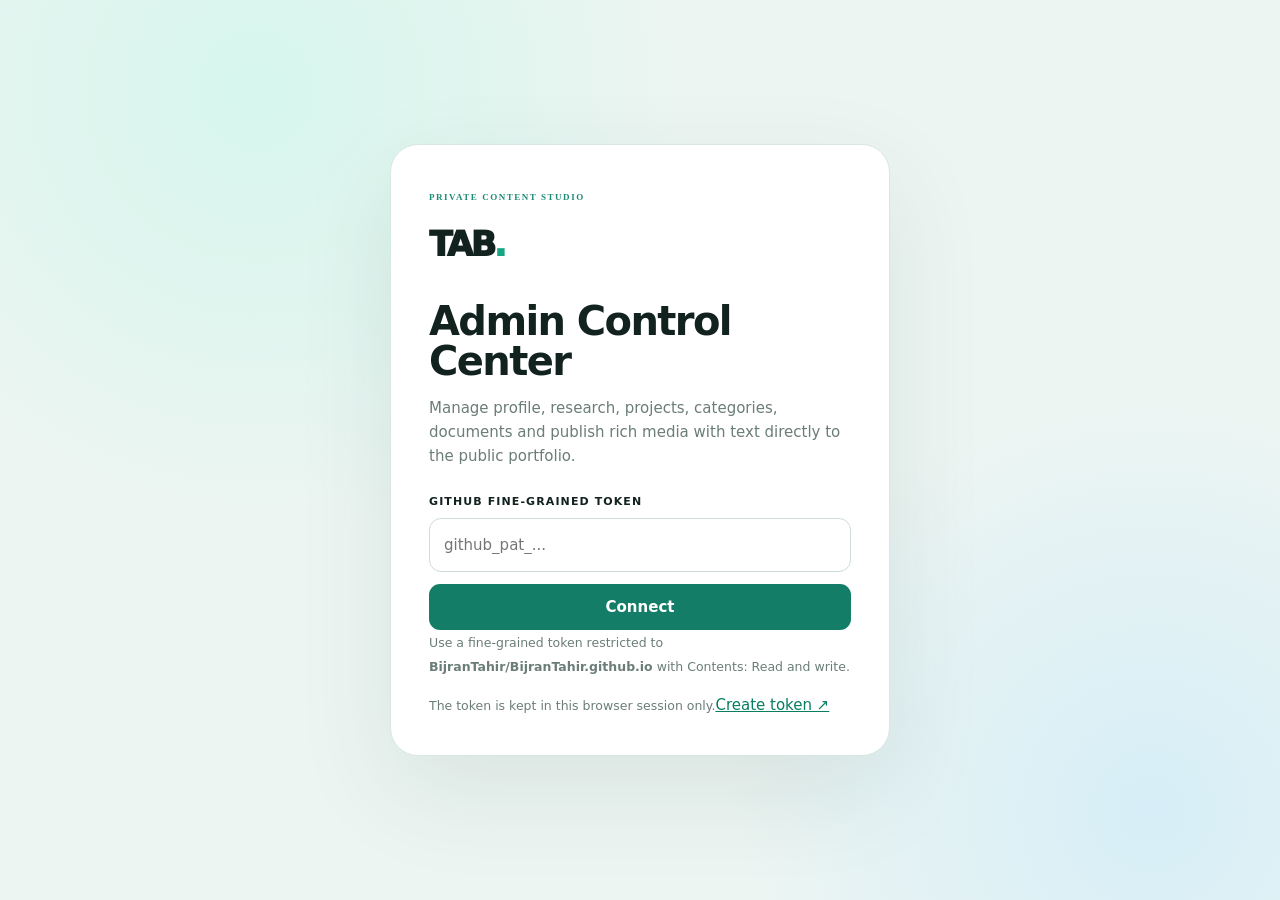
<file: admin.html>
<!doctype html><html lang="en"><head><meta charset="utf-8"><meta name="viewport" content="width=device-width,initial-scale=1"><title>Tahir • Admin Studio</title><link rel="stylesheet" href="admin.css"></head><body>
<div id="toast" class="toast"></div>
<div id="loginView" class="login-shell"><div class="login-card"><span class="micro">PRIVATE CONTENT STUDIO</span><div class="brand">TAB<span>.</span></div><h1>Admin Control Center</h1><p>Manage profile, research, projects, categories, documents and publish rich media with text directly to the public portfolio.</p><label>GitHub fine-grained token</label><input id="tokenInput" type="password" placeholder="github_pat_..." autocomplete="off"><button id="loginBtn" class="primary wide">Connect</button><small>Use a fine-grained token restricted to <b>BijranTahir/BijranTahir.github.io</b> with Contents: Read and write. The token is kept in this browser session only.</small><a href="https://github.com/settings/personal-access-tokens/new?type=beta" target="_blank">Create token ↗</a></div></div>
<div id="appView" class="app hidden">
<aside class="sidebar"><div class="side-brand"><b>TAB<span>.</span></b><small>ADMIN / CMS</small></div><nav id="nav">
<button class="active" data-section="dashboard">⌂ <span>Dashboard</span></button><button data-section="profile">◎ <span>Profile</span></button><button data-section="research">◈ <span>Research</span></button><button data-section="projects">▣ <span>Projects</span></button><button data-section="library">▤ <span>Library</span></button><button data-section="content">✦ <span>Content Studio</span></button><button data-section="timeline">◷ <span>Journey</span></button><button data-section="categories">◇ <span>Categories</span></button><button data-section="science">⌬ <span>Science Hub</span></button><button data-section="files">↥ <span>Files</span></button>
</nav><button id="logoutBtn" class="logout">Log out</button></aside>
<main class="main"><header class="topbar"><div><span class="micro">CONTROL CENTER</span><h2 id="pageTitle">Dashboard</h2></div><div class="top-actions"><a href="./" target="_blank" class="ghost">View site ↗</a><button id="refreshBtn" class="ghost">Refresh</button></div></header>
<section id="dashboard" class="section active"><div class="hero-card"><div><span class="micro">HIGH-TECH PORTFOLIO CMS</span><h1>Publish from one place.</h1><p>Upload a photo, video, PDF, presentation or document, add your title and explanation, choose a category, and publish it as a live field note.</p></div><div class="status"><i></i><span id="statusText">Connected</span></div></div><div id="stats" class="stats"></div><div class="quick-grid"><button data-section="content"><b>✦ New content</b><span>Media + text + category + publish</span></button><button data-section="profile"><b>◎ Edit profile</b><span>Academic identity and skills</span></button><button data-section="categories"><b>◇ Manage categories</b><span>Create your own organization system</span></button><button data-section="files"><b>↥ File manager</b><span>Upload and remove repository files</span></button></div></section>
<section id="profile" class="section"><div class="section-head"><div><span class="micro">IDENTITY</span><h3>Profile & academic details</h3></div><button id="saveProfile" class="primary">Save profile</button></div><div id="profileEditor" class="form-grid"></div></section>
<section id="research" class="section"><div class="section-head"><div><span class="micro">KNOWLEDGE</span><h3>Research areas</h3></div><button class="primary" data-add="research">+ Add research</button></div><div id="researchList" class="cards"></div></section>
<section id="projects" class="section"><div class="section-head"><div><span class="micro">PORTFOLIO</span><h3>Projects</h3></div><button class="primary" data-add="projects">+ Add project</button></div><div id="projectsList" class="cards"></div></section>
<section id="library" class="section"><div class="section-head"><div><span class="micro">RESOURCES</span><h3>Library</h3></div><button class="primary" data-add="library">+ Add item</button></div><div id="libraryList" class="cards"></div></section>
<section id="content" class="section"><div class="section-head"><div><span class="micro">PUBLISHING</span><h3>Content Studio</h3></div><button id="newContent" class="primary">+ New post</button></div><p class="muted">This is the main publishing workflow: attach media, enter text, select a category and publish. The item appears automatically in the public <b>Field Notes</b> section.</p><div id="contentList" class="cards"></div></section>
<section id="timeline" class="section"><div class="section-head"><div><span class="micro">JOURNEY</span><h3>Timeline</h3></div><button class="primary" data-add="timeline">+ Add milestone</button></div><div id="timelineList" class="cards"></div></section>
<section id="categories" class="section"><div class="section-head"><div><span class="micro">ORGANIZATION</span><h3>Categories</h3></div><button id="addCategory" class="primary">+ Add category</button></div><p class="muted">These categories are available throughout the publishing system.</p><div id="categoryList" class="category-list"></div></section>
<section id="science" class="section"><div class="section-head"><div><span class="micro">RESEARCH OPERATIONS</span><h3>Science Hub</h3></div></div><p class="muted">Manage the structured records used by BioTools, the Research Dashboard, Experiments, Lab Notebook, Literature and Protocol Library. Existing Profile, Research, Projects, Library, Content, Journey and Categories tools remain unchanged.</p><div class="quick-grid"><button data-section="science"><b>⌬ Science Hub</b><span>Structured scientific records</span></button></div><div class="science-admin-grid"><div class="admin-subcard"><div class="section-head"><div><span class="micro">PUBLICATIONS</span><h4>Literature</h4></div><button class="primary" data-add="publications">+ Add</button></div><div id="publicationsList" class="cards"></div></div><div class="admin-subcard"><div class="section-head"><div><span class="micro">EXPERIMENTS</span><h4>Experiments</h4></div><button class="primary" data-add="experiments">+ Add</button></div><div id="experimentsList" class="cards"></div></div><div class="admin-subcard"><div class="section-head"><div><span class="micro">LAB NOTEBOOK</span><h4>Lab notes</h4></div><button class="primary" data-add="labnotes">+ Add</button></div><div id="labnotesList" class="cards"></div></div><div class="admin-subcard"><div class="section-head"><div><span class="micro">PROTOCOLS</span><h4>Protocol library</h4></div><button class="primary" data-add="protocols">+ Add</button></div><div id="protocolsList" class="cards"></div></div></div></section>
<section id="files" class="section"><div class="section-head"><div><span class="micro">REPOSITORY</span><h3>File Manager</h3></div><button id="refreshFiles" class="ghost">Refresh</button></div><div class="upload-zone" id="dropZone"><input id="fileInput" type="file" multiple hidden><div class="upload-icon">↑</div><h3>Upload anything</h3><p>Images • Video • Audio • PDF • PPT/PPTX • DOC/DOCX • TXT • CSV • ZIP</p><button id="chooseFiles" class="primary">Choose files</button></div><div id="uploadQueue" class="upload-queue"></div><div id="fileList" class="file-list"></div></section>
</main></div>
<dialog id="editorDialog"><form method="dialog" id="editorForm" class="dialog-card"><div class="dialog-head"><div><span class="micro">EDITOR</span><h3 id="dialogTitle">Edit</h3></div><button value="cancel" class="icon-btn">×</button></div><div id="dialogBody"></div><div class="dialog-actions"><button value="cancel" class="ghost">Cancel</button><button id="dialogSave" value="default" class="primary">Save</button></div></form></dialog>
<script src="admin.js"></script></body></html>
</file>
<file: admin.css>
*{box-sizing:border-box}body{margin:0;background:#edf5f2;color:#11221f;font:15px/1.6 Inter,ui-sans-serif,system-ui,-apple-system,"Segoe UI",sans-serif}button,input,textarea{font:inherit}button{cursor:pointer}.hidden{display:none!important}.micro{font:900 9px ui-monospace;letter-spacing:.17em;color:#1b8b76}.login-shell{min-height:100vh;display:grid;place-items:center;padding:22px;background:radial-gradient(circle at 20% 10%,#d6f6ed,transparent 34%),radial-gradient(circle at 90% 90%,#d6eef7,transparent 30%),#edf5f2}.login-card{width:min(500px,100%);background:#fff;border:1px solid #d8e7e2;border-radius:28px;padding:38px;box-shadow:0 35px 100px #123c3318}.brand{font-size:34px;font-weight:950;letter-spacing:-.08em;margin:10px 0 30px}.brand span,.side-brand b span{color:#16a681}.login-card h1{font-size:40px;line-height:1;margin:8px 0 12px;letter-spacing:-.04em}.login-card p,.login-card small{color:#6b7d78}.login-card label{display:block;margin:25px 0 7px;font-size:11px;font-weight:900;text-transform:uppercase;letter-spacing:.1em}.login-card input{width:100%;padding:14px;border:1px solid #cdded9;border-radius:12px}.login-card a{display:inline-block;margin-top:15px;color:#087d60}.primary,.ghost{border:0;border-radius:11px;padding:11px 15px;font-weight:850}.primary{background:#147d68;color:white}.ghost{background:#e6efec;color:#1c5c50}.wide{width:100%;margin-top:12px}.app{display:flex;min-height:100vh}.sidebar{position:fixed;inset:0 auto 0 0;width:255px;background:#0a2420;color:#eaf8f4;padding:22px 14px;display:flex;flex-direction:column}.side-brand{padding:10px 14px 30px}.side-brand b{font-size:29px;letter-spacing:-.08em}.side-brand small{display:block;color:#7fa8a0;font-size:8px;letter-spacing:.18em}.sidebar nav{display:grid;gap:4px}.sidebar nav button{border:0;background:transparent;color:#9dbbb5;text-align:left;padding:12px 13px;border-radius:10px;font-weight:750}.sidebar nav button.active,.sidebar nav button:hover{background:#173b35;color:white}.logout{margin-top:auto;border:1px solid #34564f;background:transparent;color:#9dbbb5;border-radius:10px;padding:10px}.main{margin-left:255px;width:calc(100% - 255px);padding:30px 4vw 70px}.topbar{display:flex;justify-content:space-between;gap:15px;align-items:center;margin-bottom:28px}.topbar h2{font-size:32px;line-height:1;margin:5px 0;letter-spacing:-.04em}.top-actions{display:flex;gap:8px}.section{display:none}.section.active{display:block}.hero-card{background:linear-gradient(135deg,#103c34,#0b2823);color:white;border-radius:24px;padding:30px;display:flex;justify-content:space-between;gap:25px;align-items:center;box-shadow:0 25px 80px #0d33291a}.hero-card h1{font-size:34px;line-height:1.05;max-width:720px;margin:7px 0}.hero-card p{color:#b8d1cb;max-width:720px}.status{border:1px solid #4a7068;border-radius:999px;padding:10px 14px;display:flex;gap:8px;align-items:center;white-space:nowrap}.status i{width:8px;height:8px;background:#67d7a2;border-radius:50%;box-shadow:0 0 14px #67d7a2}.stats{display:grid;grid-template-columns:repeat(4,1fr);gap:12px;margin:16px 0}.stat{background:#fff;border:1px solid #d8e7e2;border-radius:16px;padding:19px}.stat b{font-size:29px;display:block}.stat span{color:#70827d;font-size:11px}.quick-grid{display:grid;grid-template-columns:repeat(4,1fr);gap:12px}.quick-grid button{border:1px solid #d8e7e2;background:#fff;text-align:left;padding:19px;border-radius:16px}.quick-grid b,.quick-grid span{display:block}.quick-grid span{color:#71817d;font-size:12px;margin-top:5px}.section-head{display:flex;justify-content:space-between;align-items:end;gap:15px;margin:24px 0 18px}.section-head h3{font-size:28px;margin:4px 0;letter-spacing:-.04em}.muted{color:#6a7b76}.cards{display:grid;gap:11px}.card{background:#fff;border:1px solid #d8e7e2;border-radius:16px;padding:18px;display:flex;justify-content:space-between;gap:18px}.card h4{margin:0 0 5px;font-size:17px}.card p{margin:0;color:#6a7b76;font-size:13px}.meta{display:flex;flex-wrap:wrap;gap:6px;margin-top:10px}.meta span{font-size:9px;background:#e8f4f0;color:#267b6c;padding:5px 8px;border-radius:999px;font-weight:850}.actions{display:flex;gap:7px;flex-shrink:0}.small{border:0;border-radius:9px;background:#eaf1ef;padding:8px 10px;font-size:11px;font-weight:850}.danger{background:#fff0f0;color:#ad3c3c}.form-grid{background:#fff;border:1px solid #d8e7e2;border-radius:17px;padding:22px}.field{display:grid;gap:6px;margin-bottom:15px}.field label{font-size:10px;text-transform:uppercase;letter-spacing:.1em;font-weight:900;color:#55706a}.field label small{text-transform:none;letter-spacing:0;color:#899894;font-weight:600}.field textarea{width:100%;min-height:82px;resize:vertical;border:1px solid #d2e0dd;border-radius:10px;padding:10px;outline:none;background:#fbfdfc}.field textarea:focus{border-color:#147d68;box-shadow:0 0 0 4px #147d6810}.check{display:flex;gap:9px;align-items:center;margin:12px 0}.category-list{display:grid;grid-template-columns:repeat(auto-fill,minmax(210px,1fr));gap:9px}.category{background:#fff;border:1px solid #d8e7e2;border-radius:12px;padding:13px;display:flex;justify-content:space-between;align-items:center}.upload-zone{background:#fff;border:2px dashed #b7d1ca;border-radius:20px;text-align:center;padding:42px 20px}.upload-zone.drag{border-color:#147d68;background:#f1fbf7}.upload-icon{font-size:34px;color:#147d68}.upload-zone p{color:#71817c}.upload-queue{display:grid;gap:7px;margin:13px 0}.queue-item{background:#fff;border:1px solid #d8e7e2;border-radius:11px;padding:10px 13px;display:flex;justify-content:space-between;gap:12px;font-size:12px}.file-list{display:grid;gap:8px;margin-top:20px}.file-row{background:#fff;border:1px solid #d8e7e2;border-radius:12px;padding:12px;display:flex;justify-content:space-between;align-items:center}.file-row small{display:block;color:#899792;font-size:10px}.dialog-card{width:min(700px,calc(100% - 25px));border:0;border-radius:20px;padding:0}.dialog-card::backdrop{background:#06201baa}.dialog-head,.dialog-actions{padding:18px 22px;display:flex;justify-content:space-between;gap:10px}.dialog-head{border-bottom:1px solid #e0e9e6}.dialog-head h3{margin:4px 0}.dialog-card #dialogBody{padding:20px 22px;max-height:65vh;overflow:auto}.dialog-actions{border-top:1px solid #e0e9e6}.icon-btn{border:0;background:#eaf1ef;border-radius:50%;width:34px;height:34px;font-size:21px}.toast{position:fixed;right:18px;bottom:18px;z-index:100;background:#103c34;color:#fff;padding:12px 16px;border-radius:12px;transform:translateY(120px);opacity:0;transition:.25s}.toast.show{transform:none;opacity:1}@media(max-width:950px){.sidebar{width:72px;padding:14px 8px}.side-brand{padding:8px 0 25px;text-align:center}.side-brand b{font-size:23px}.side-brand small,.sidebar nav span,.logout{display:none}.main{margin-left:72px;width:calc(100% - 72px);padding:22px 15px 60px}.stats,.quick-grid{grid-template-columns:repeat(2,1fr)}.hero-card{display:block}.status{display:inline-flex;margin-top:15px}}@media(max-width:600px){.topbar{align-items:flex-start}.topbar h2{font-size:25px}.top-actions .ghost:first-child{display:none}.stats,.quick-grid{grid-template-columns:1fr}.card{display:block}.actions{margin-top:12px}.upload-zone{padding:30px 15px}}
.science-admin-grid{display:grid;grid-template-columns:repeat(2,1fr);gap:14px}.admin-subcard{border:1px solid var(--line);border-radius:18px;padding:18px;background:linear-gradient(145deg,#0d241fdd,#081512dd)}.admin-subcard .section-head{margin-bottom:12px}.admin-subcard h4{margin:5px 0 0}.admin-subcard .cards{max-height:430px;overflow:auto}@media(max-width:900px){.science-admin-grid{grid-template-columns:1fr}}
</file>
